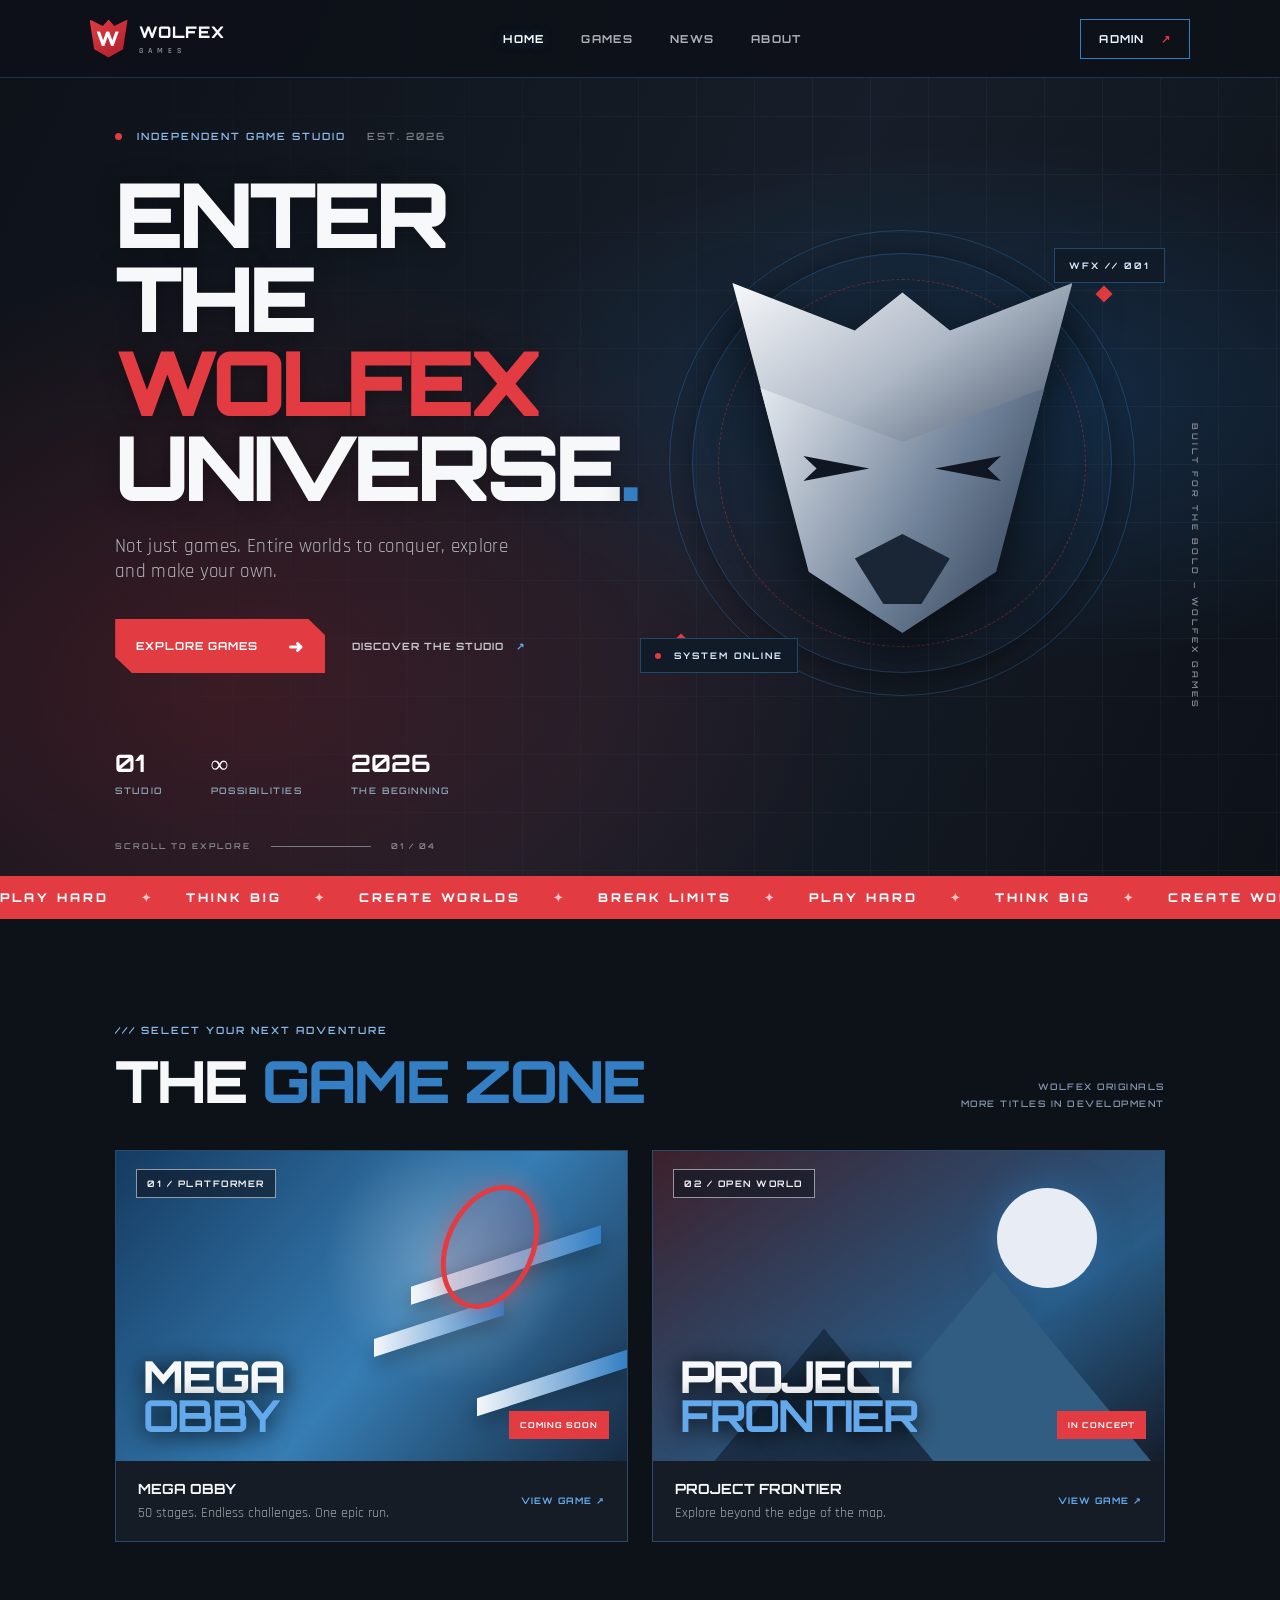
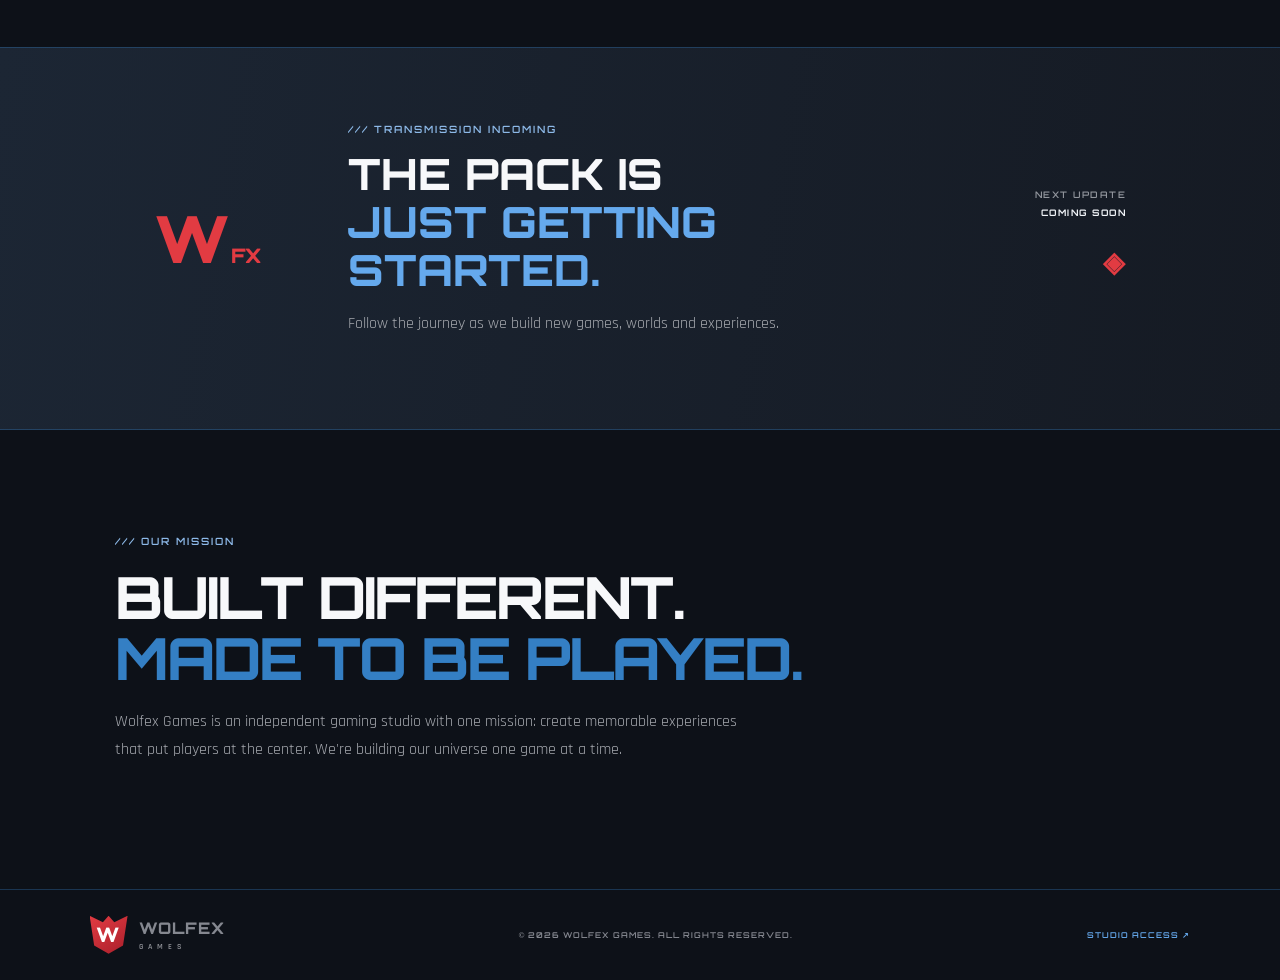
<file: index.html>
<!DOCTYPE html>
<html lang="en">
<head>
<meta charset="UTF-8"><meta name="viewport" content="width=device-width,initial-scale=1">
<meta name="theme-color" content="#0d1118"><title>WOLFEX GAMES — Play Beyond Limits</title>
<link rel="preconnect" href="https://fonts.googleapis.com"><link rel="preconnect" href="https://fonts.gstatic.com" crossorigin>
<link href="https://fonts.googleapis.com/css2?family=Orbitron:wght@400;500;600;700;800;900&family=Rajdhani:wght@400;500;600;700&display=swap" rel="stylesheet">
<link rel="stylesheet" href="styles.css">
</head>
<body>
<div class="scanlines"></div><div class="noise"></div>
<header class="nav">
 <a class="logo" href="#"><span class="wolf-icon">W</span><span>WOLFEX<small>GAMES</small></span></a>
 <nav><a class="active" href="#home">HOME</a><a href="#games">GAMES</a><a href="#news">NEWS</a><a href="#about">ABOUT</a></nav>
 <a class="admin" href="admin.html">ADMIN <b>↗</b></a>
</header>
<main>
<section class="hero" id="home">
 <div class="hero-bg"></div><div class="hero-grid"></div>
 <div class="hero-content">
  <div class="overline"><i></i> INDEPENDENT GAME STUDIO <span>EST. 2026</span></div>
  <h1>ENTER THE<br><em>WOLFEX</em><br>UNIVERSE<span class="period">.</span></h1>
  <p class="hero-desc">Not just games. Entire worlds to conquer, explore and make your own.</p>
  <div class="hero-buttons"><a href="#games" class="btn-main">EXPLORE GAMES <b>➜</b></a><a href="#about" class="btn-ghost">DISCOVER THE STUDIO <span>↗</span></a></div>
  <div class="hero-stats"><div><strong>01</strong><small>STUDIO</small></div><div><strong>∞</strong><small>POSSIBILITIES</small></div><div><strong>2026</strong><small>THE BEGINNING</small></div></div>
 </div>
 <div class="hero-visual">
  <div class="hex hex1"></div><div class="hex hex2"></div><div class="energy-ring"></div>
  <div class="wolf-art"><div class="wolf-ears"></div><div class="wolf-face"><div class="eye eye-left"></div><div class="eye eye-right"></div><div class="muzzle"></div></div></div>
  <div class="visual-label label-a">WFX // 001</div><div class="visual-label label-b"><span></span> SYSTEM ONLINE</div>
  <div class="vertical-text">BUILT FOR THE BOLD — WOLFEX GAMES</div>
 </div>
 <div class="hero-bottom"><span>SCROLL TO EXPLORE</span><div class="scroll-line"></div><span>01 / 04</span></div>
</section>
<div class="ticker"><div>PLAY HARD <b>✦</b> THINK BIG <b>✦</b> CREATE WORLDS <b>✦</b> BREAK LIMITS <b>✦</b> PLAY HARD <b>✦</b> THINK BIG <b>✦</b> CREATE WORLDS <b>✦</b> BREAK LIMITS <b>✦</b></div></div>
<section class="games section" id="games">
 <div class="section-top"><div><div class="kicker">/// SELECT YOUR NEXT ADVENTURE</div><h2>THE <span>GAME ZONE</span></h2></div><div class="section-note">WOLFEX ORIGINALS<br>MORE TITLES IN DEVELOPMENT</div></div>
 <div class="games-grid">
  <article class="game-card">
   <div class="game-image obby"><div class="game-label">01 / PLATFORMER</div><div class="obby-world"><div class="platform p1"></div><div class="platform p2"></div><div class="platform p3"></div><div class="portal"></div></div><div class="image-title">MEGA<br><b>OBBY</b></div><div class="coming">COMING SOON</div></div>
   <div class="card-bottom"><div><h3>MEGA OBBY</h3><p>50 stages. Endless challenges. One epic run.</p></div><a class="arrow" href="mega-obby.html" aria-label="View Mega Obby">VIEW GAME ↗</a></div>
  </article>
  <article class="game-card">
   <div class="game-image frontier"><div class="game-label">02 / OPEN WORLD</div><div class="moon"></div><div class="mountain m1"></div><div class="mountain m2"></div><div class="image-title">PROJECT<br><b>FRONTIER</b></div><div class="coming">IN CONCEPT</div></div>
   <div class="card-bottom"><div><h3>PROJECT FRONTIER</h3><p>Explore beyond the edge of the map.</p></div><a class="arrow" href="project-frontier.html" aria-label="View Project Frontier">VIEW GAME ↗</a></div>
  </article>
 </div>
</section>
<section class="feature" id="news"><div class="feature-mark">W<span>FX</span></div><div><div class="kicker">/// TRANSMISSION INCOMING</div><h2>THE PACK IS<br><span>JUST GETTING STARTED.</span></h2><p>Follow the journey as we build new games, worlds and experiences.</p></div><div class="feature-side">NEXT UPDATE<br><b>COMING SOON</b><i>◈</i></div></section>
<section class="about section" id="about"><div class="kicker">/// OUR MISSION</div><h2>BUILT DIFFERENT.<br><span>MADE TO BE PLAYED.</span></h2><p>Wolfex Games is an independent gaming studio with one mission: create memorable experiences that put players at the center. We're building our universe one game at a time.</p></section>
</main>
<footer><a class="logo" href="#"><span class="wolf-icon">W</span><span>WOLFEX<small>GAMES</small></span></a><span>© <b id="year"></b> WOLFEX GAMES. ALL RIGHTS RESERVED.</span><a href="admin.html">STUDIO ACCESS ↗</a></footer>
<script src="script.js"></script>
</body></html>
</file>
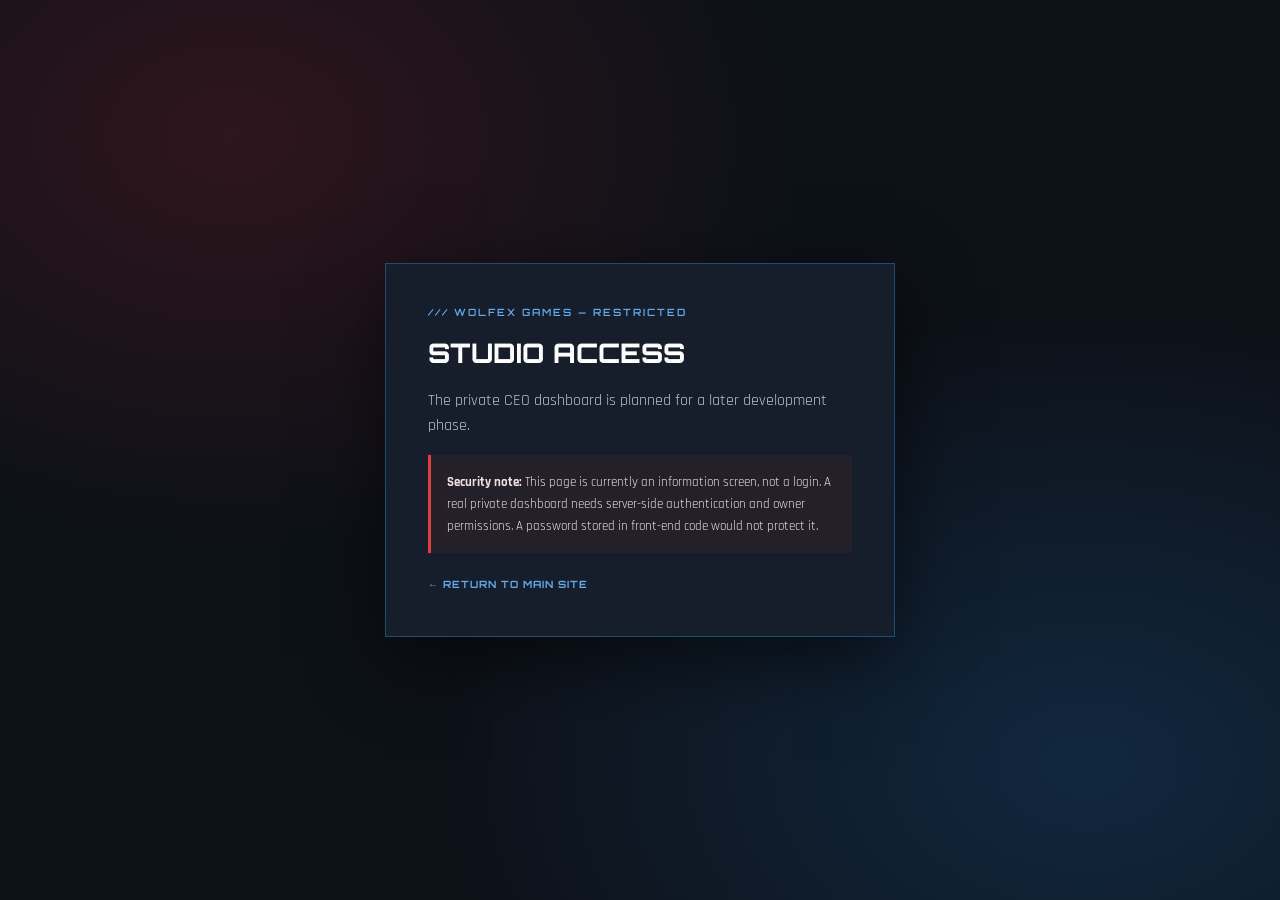
<file: admin.html>
<!doctype html><html lang="en"><head><meta charset="UTF-8"><meta name="viewport" content="width=device-width,initial-scale=1"><meta name="theme-color" content="#0d1118"><title>Wolfex Games — Studio Access</title><link rel="preconnect" href="https://fonts.googleapis.com"><link href="https://fonts.googleapis.com/css2?family=Orbitron:wght@400;500;600;700;800&family=Rajdhani:wght@400;500;600;700&display=swap" rel="stylesheet"><link rel="stylesheet" href="styles.css"><style>body{min-height:100vh;display:grid;place-items:center;background:radial-gradient(ellipse at 18% 15%,#8d202944,transparent 38%),radial-gradient(ellipse at 85% 85%,#174a7a66,transparent 42%),#0d1118}.panel{width:min(510px,91%);padding:clamp(25px,5vw,42px);background:#151e2a;border:1px solid #347fc477;box-shadow:0 22px 70px #0008}.panel h1{font:800 27px Orbitron;color:#fff}.panel p{color:#b7c2d0;font-size:16px;line-height:1.6}.warning{padding:16px;border-left:3px solid #e23b42;background:#24202a;color:#f0dfe2;font-size:13px;line-height:1.7}.back{display:inline-block;margin-top:25px;color:#65a9ed;font:700 10px Orbitron;letter-spacing:1px}.kicker{color:#65a9ed}</style></head><body><main class="panel"><div class="kicker">/// WOLFEX GAMES — RESTRICTED</div><h1>STUDIO ACCESS</h1><p>The private CEO dashboard is planned for a later development phase.</p><div class="warning"><b>Security note:</b> This page is currently an information screen, not a login. A real private dashboard needs server-side authentication and owner permissions. A password stored in front-end code would not protect it.</div><a class="back" href="index.html">← RETURN TO MAIN SITE</a></main></body></html>
</file>
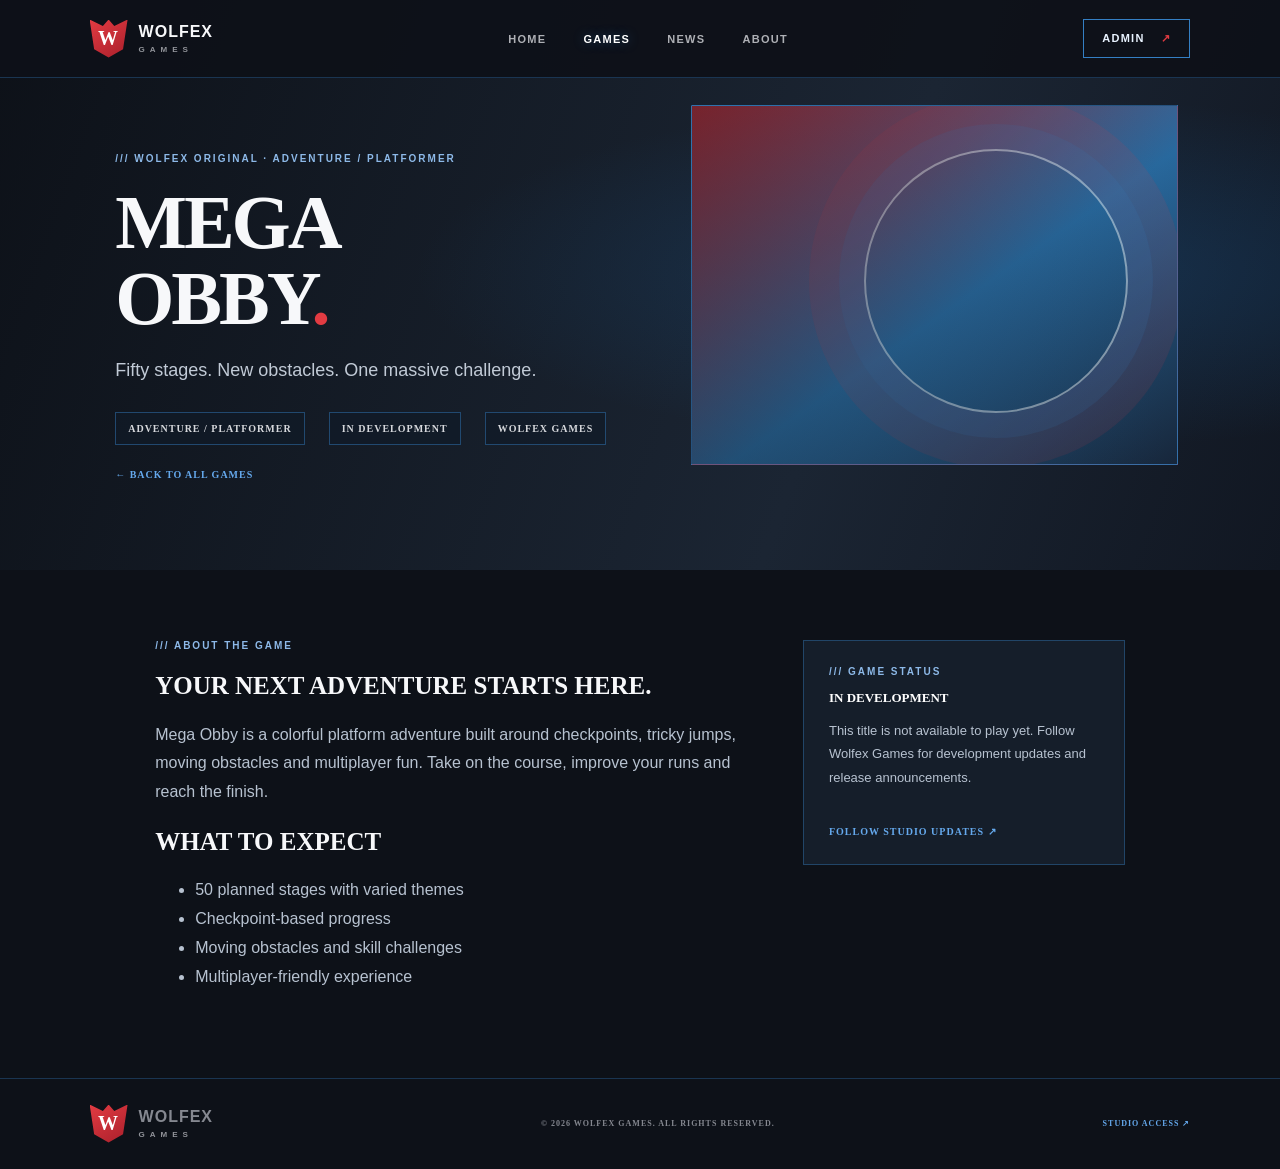
<file: mega-obby.html>
<!doctype html><html lang="en"><head><meta charset="utf-8"><meta name="viewport" content="width=device-width,initial-scale=1"><meta name="theme-color" content="#0d1118"><title>Mega Obby — Wolfex Games</title><link rel="stylesheet" href="styles.css"></head><body>
<header class="nav"><a class="logo" href="index.html"><span class="wolf-icon">W</span><span>WOLFEX<small>GAMES</small></span></a><nav><a href="index.html#home">HOME</a><a class="active" href="index.html#games">GAMES</a><a href="index.html#news">NEWS</a><a href="index.html#about">ABOUT</a></nav><a class="admin" href="admin.html">ADMIN <b>↗</b></a></header>
<main><section class="game-detail-hero"><div class="detail-copy"><div class="kicker">/// WOLFEX ORIGINAL · ADVENTURE / PLATFORMER</div><h1>MEGA<br>OBBY<span>.</span></h1><p>Fifty stages. New obstacles. One massive challenge.</p><div class="detail-meta"><span>ADVENTURE / PLATFORMER</span><span>IN DEVELOPMENT</span><span>WOLFEX GAMES</span></div><a class="back-link" href="index.html#games">← BACK TO ALL GAMES</a></div><div class="detail-art "></div></section>
<section class="detail-content"><div><div class="kicker">/// ABOUT THE GAME</div><h2>YOUR NEXT ADVENTURE STARTS HERE.</h2><p>Mega Obby is a colorful platform adventure built around checkpoints, tricky jumps, moving obstacles and multiplayer fun. Take on the course, improve your runs and reach the finish.</p><h2>WHAT TO EXPECT</h2><ul><li>50 planned stages with varied themes</li><li>Checkpoint-based progress</li><li>Moving obstacles and skill challenges</li><li>Multiplayer-friendly experience</li></ul></div><aside class="detail-box"><div class="kicker">/// GAME STATUS</div><h3>IN DEVELOPMENT</h3><p>This title is not available to play yet. Follow Wolfex Games for development updates and release announcements.</p><a class="back-link" href="index.html#news">FOLLOW STUDIO UPDATES ↗</a></aside></section></main>
<footer><a class="logo" href="index.html"><span class="wolf-icon">W</span><span>WOLFEX<small>GAMES</small></span></a><span>© <b id="year"></b> WOLFEX GAMES. ALL RIGHTS RESERVED.</span><a href="admin.html">STUDIO ACCESS ↗</a></footer><script src="script.js"></script></body></html>
</file>
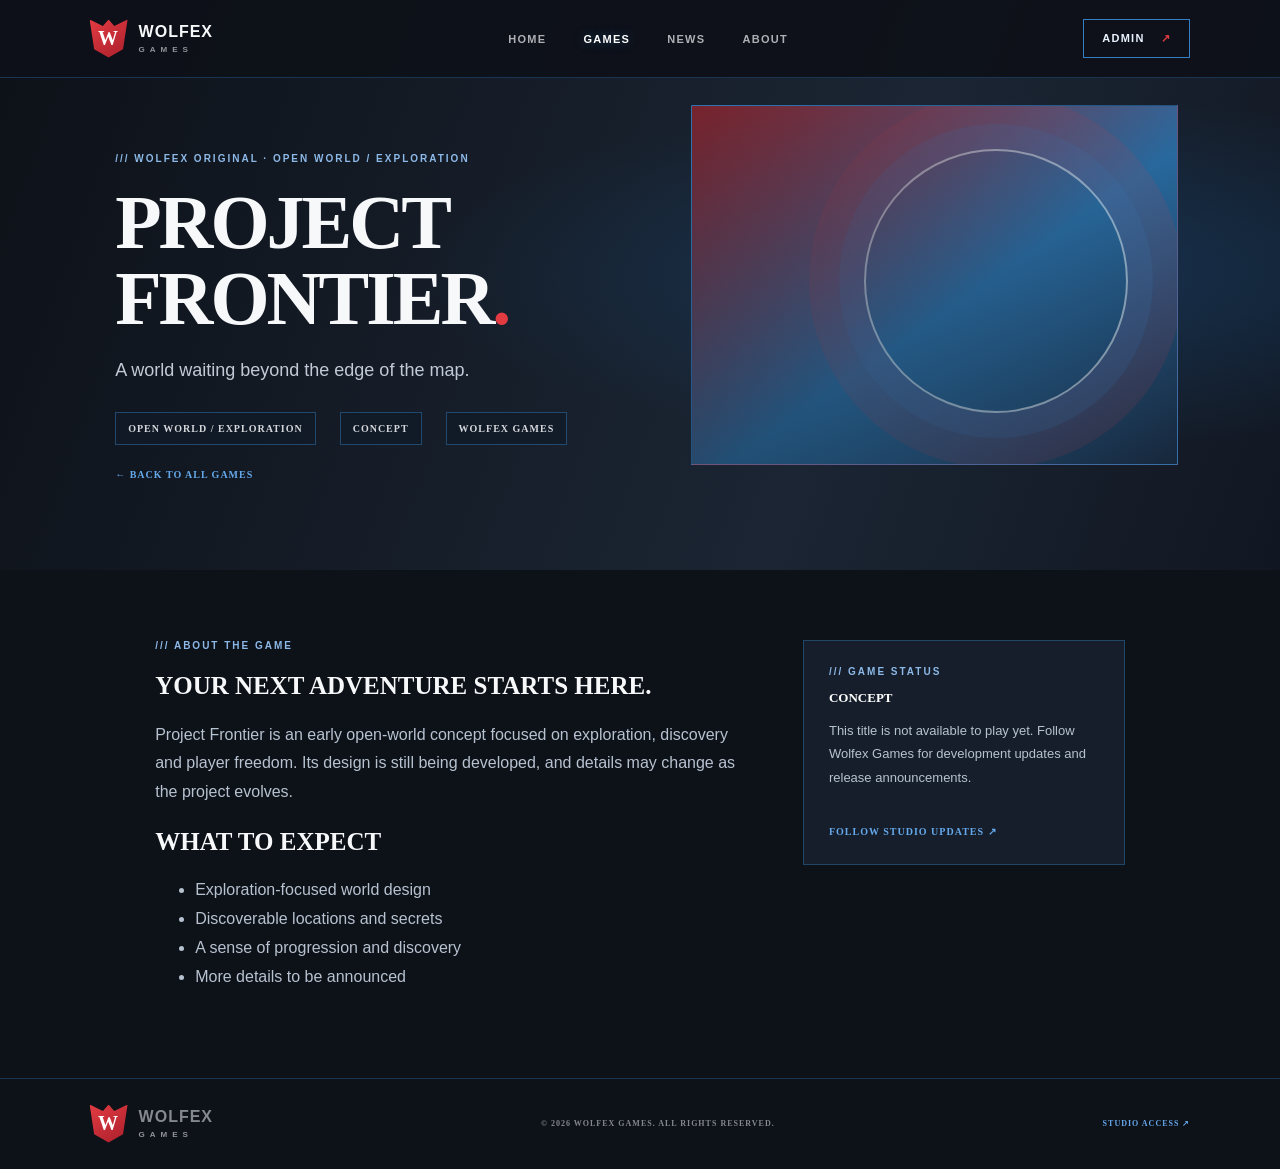
<file: project-frontier.html>
<!doctype html><html lang="en"><head><meta charset="utf-8"><meta name="viewport" content="width=device-width,initial-scale=1"><meta name="theme-color" content="#0d1118"><title>Project Frontier — Wolfex Games</title><link rel="stylesheet" href="styles.css"></head><body>
<header class="nav"><a class="logo" href="index.html"><span class="wolf-icon">W</span><span>WOLFEX<small>GAMES</small></span></a><nav><a href="index.html#home">HOME</a><a class="active" href="index.html#games">GAMES</a><a href="index.html#news">NEWS</a><a href="index.html#about">ABOUT</a></nav><a class="admin" href="admin.html">ADMIN <b>↗</b></a></header>
<main><section class="game-detail-hero"><div class="detail-copy"><div class="kicker">/// WOLFEX ORIGINAL · OPEN WORLD / EXPLORATION</div><h1>PROJECT<br>FRONTIER<span>.</span></h1><p>A world waiting beyond the edge of the map.</p><div class="detail-meta"><span>OPEN WORLD / EXPLORATION</span><span>CONCEPT</span><span>WOLFEX GAMES</span></div><a class="back-link" href="index.html#games">← BACK TO ALL GAMES</a></div><div class="detail-art "></div></section>
<section class="detail-content"><div><div class="kicker">/// ABOUT THE GAME</div><h2>YOUR NEXT ADVENTURE STARTS HERE.</h2><p>Project Frontier is an early open-world concept focused on exploration, discovery and player freedom. Its design is still being developed, and details may change as the project evolves.</p><h2>WHAT TO EXPECT</h2><ul><li>Exploration-focused world design</li><li>Discoverable locations and secrets</li><li>A sense of progression and discovery</li><li>More details to be announced</li></ul></div><aside class="detail-box"><div class="kicker">/// GAME STATUS</div><h3>CONCEPT</h3><p>This title is not available to play yet. Follow Wolfex Games for development updates and release announcements.</p><a class="back-link" href="index.html#news">FOLLOW STUDIO UPDATES ↗</a></aside></section></main>
<footer><a class="logo" href="index.html"><span class="wolf-icon">W</span><span>WOLFEX<small>GAMES</small></span></a><span>© <b id="year"></b> WOLFEX GAMES. ALL RIGHTS RESERVED.</span><a href="admin.html">STUDIO ACCESS ↗</a></footer><script src="script.js"></script></body></html>
</file>
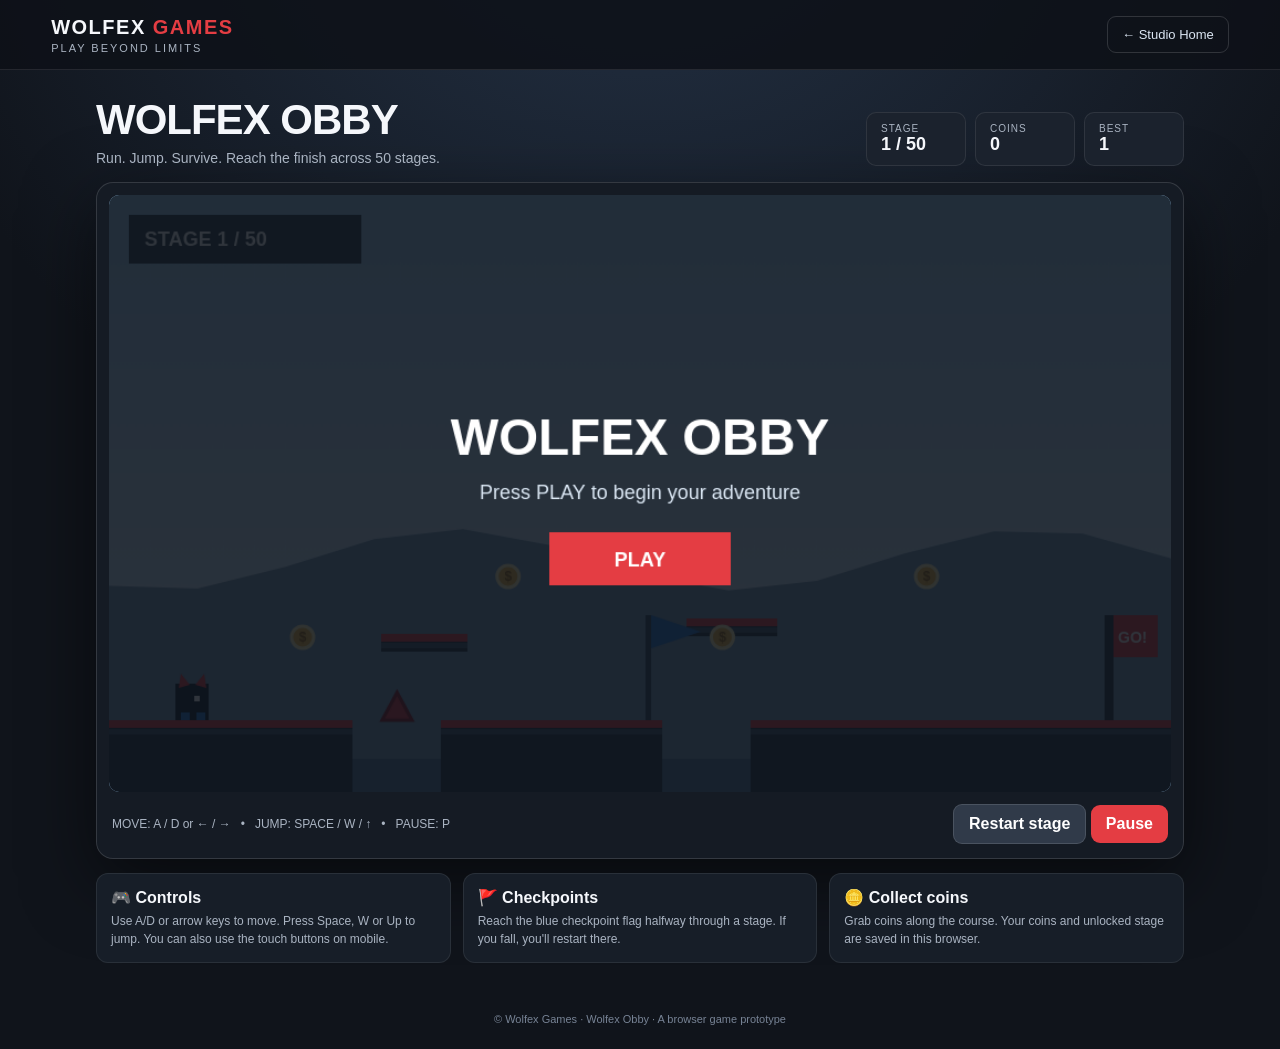
<file: wolfex-obby.html>
<!DOCTYPE html>
<html lang="en">
<head>
<meta charset="UTF-8">
<meta name="viewport" content="width=device-width, initial-scale=1.0">
<meta name="theme-color" content="#11151d">
<title>Wolfex Obby | Wolfex Games</title>
<style>
:root{--bg:#10141b;--panel:#1b222d;--red:#e43d43;--blue:#2878d0;--white:#f5f7fb;--muted:#aab4c2}
*{box-sizing:border-box}body{margin:0;background:radial-gradient(circle at 50% -20%,#26354a 0,#10141b 55%);color:var(--white);font-family:Inter,Segoe UI,Arial,sans-serif;min-height:100vh}
header{height:70px;display:flex;align-items:center;justify-content:space-between;padding:0 clamp(16px,4vw,54px);border-bottom:1px solid #ffffff18;background:#0d1118dd}
.brand{font-weight:900;letter-spacing:1.5px;font-size:20px}.brand span{color:var(--red)}.tag{font-size:11px;color:var(--muted);letter-spacing:2px;margin-top:3px}
header a{color:#dce6f3;text-decoration:none;font-size:13px;border:1px solid #ffffff25;padding:10px 14px;border-radius:9px}
main{max-width:1120px;margin:26px auto;padding:0 16px}
.intro{display:flex;justify-content:space-between;align-items:end;gap:16px;margin-bottom:16px;flex-wrap:wrap}
h1{font-size:clamp(28px,4vw,42px);margin:0 0 6px;letter-spacing:-1px}.intro p{margin:0;color:var(--muted);font-size:14px}
.stats{display:flex;gap:9px;flex-wrap:wrap}.stat{background:#1b222d;border:1px solid #ffffff16;padding:10px 14px;border-radius:10px;min-width:100px}.stat small{display:block;color:var(--muted);font-size:10px;text-transform:uppercase;letter-spacing:1px}.stat strong{font-size:18px}
.game-shell{background:#151b24;border:1px solid #ffffff22;border-radius:17px;padding:12px;box-shadow:0 22px 70px #0008}
canvas{display:block;width:100%;height:auto;aspect-ratio:16/9;background:#9bc5e9;border-radius:10px;image-rendering:crisp-edges;touch-action:none}
.toolbar{display:flex;justify-content:space-between;align-items:center;gap:10px;flex-wrap:wrap;padding:12px 3px 2px}.controls-hint{color:var(--muted);font-size:12px}
button{font:inherit;cursor:pointer;border:0;border-radius:9px;padding:10px 15px;font-weight:800;color:white;background:var(--blue)}button:hover{filter:brightness(1.12)}button.secondary{background:#303a49;border:1px solid #ffffff20}button.red{background:var(--red)}
.help{display:grid;grid-template-columns:repeat(3,1fr);gap:12px;margin-top:14px}.help article{background:#171e28;border:1px solid #ffffff14;border-radius:12px;padding:14px}.help b{display:block;margin-bottom:5px}.help p{margin:0;color:var(--muted);font-size:12px;line-height:1.5}
.mobile-controls{display:none;justify-content:center;gap:12px;margin-top:12px}.mobile-controls button{width:70px;height:54px;font-size:20px;background:#263548;border:1px solid #ffffff30;touch-action:none}
footer{text-align:center;color:#778395;font-size:11px;padding:24px}
@media(max-width:650px){.help{grid-template-columns:1fr}.mobile-controls{display:flex}.controls-hint{font-size:11px}}
</style>
</head>
<body>
<header><div><div class="brand">WOLFEX <span>GAMES</span></div><div class="tag">PLAY BEYOND LIMITS</div></div><a href="index.html">← Studio Home</a></header>
<main>
  <section class="intro"><div><h1>WOLFEX OBBY</h1><p>Run. Jump. Survive. Reach the finish across 50 stages.</p></div>
  <div class="stats"><div class="stat"><small>Stage</small><strong id="stageText">1 / 50</strong></div><div class="stat"><small>Coins</small><strong id="coinText">0</strong></div><div class="stat"><small>Best</small><strong id="bestText">1</strong></div></div></section>
  <section class="game-shell">
    <canvas id="game" width="960" height="540" aria-label="Wolfex Obby game area"></canvas>
    <div class="toolbar"><span class="controls-hint">MOVE: A / D or ← / → &nbsp; • &nbsp; JUMP: SPACE / W / ↑ &nbsp; • &nbsp; PAUSE: P</span><div><button class="secondary" id="restartBtn">Restart stage</button> <button class="red" id="pauseBtn">Pause</button></div></div>
  </section>
  <div class="mobile-controls"><button id="leftBtn" aria-label="Move left">◀</button><button id="jumpBtn" aria-label="Jump">▲</button><button id="rightBtn" aria-label="Move right">▶</button></div>
  <section class="help"><article><b>🎮 Controls</b><p>Use A/D or arrow keys to move. Press Space, W or Up to jump. You can also use the touch buttons on mobile.</p></article><article><b>🚩 Checkpoints</b><p>Reach the blue checkpoint flag halfway through a stage. If you fall, you'll restart there.</p></article><article><b>🪙 Collect coins</b><p>Grab coins along the course. Your coins and unlocked stage are saved in this browser.</p></article></section>
</main>
<footer>© Wolfex Games · Wolfex Obby · A browser game prototype</footer>
<script>
(() => {
const canvas=document.getElementById('game'),ctx=canvas.getContext('2d');
const W=960,H=540,GROUND=475,MAX=50;
const $=id=>document.getElementById(id);
let stage=1,coins=0,best=1,paused=false,started=false,won=false,checkpointX=60,checkpointActive=false;
try{stage=Math.max(1,Math.min(MAX,Number(localStorage.getItem('wolfexObbyStage'))||1));best=stage;coins=Number(localStorage.getItem('wolfexObbyCoins'))||0;}catch(e){}
const player={x:60,y:GROUND-42,w:30,h:42,vx:0,vy:0,onGround:false,face:1};
let platforms=[],spikes=[],gems=[],movers=[],flagX=485,finishX=900,keys={},touch={left:false,right:false,jump:false},frame=0;
function rand(n){let x=Math.sin(n*127.1+stage*311.7)*43758.5453;return x-Math.floor(x)}
function makeLevel(){
 platforms=[{x:0,y:GROUND,w:220,h:65},{x:300,y:GROUND,w:220,h:65},{x:600,y:GROUND,w:360,h:65}];
 spikes=[];gems=[];movers=[];checkpointX=485;checkpointActive=false;flagX=485;finishX=900;
 // Stage difficulty rises gradually, while preserving a reachable route.
 const difficulty=Math.min(1,(stage-1)/49);
 const gap=80+Math.floor(difficulty*24);
 platforms[0].w=220-Math.floor(difficulty*15);
 platforms[1].x=platforms[0].x+platforms[0].w+gap;
 platforms[1].w=200-Math.floor(difficulty*10);
 platforms[2].x=platforms[1].x+platforms[1].w+gap;
 platforms[2].w=960-platforms[2].x;
 // Stepping stones bridge each gap.
 platforms.push({x:platforms[0].x+platforms[0].w+26,y:GROUND-78,w:78,h:16});
 platforms.push({x:platforms[1].x+platforms[1].w+22,y:GROUND-92,w:82,h:16});
 // Additional raised ledges.
 if(stage>=3) platforms.push({x:650,y:GROUND-125-Math.floor(difficulty*20),w:92,h:16});
 if(stage>=7) platforms.push({x:355,y:GROUND-145,w:82,h:16});
 const spikeCount=Math.min(7,1+Math.floor(stage/8));
 for(let i=0;i<spikeCount;i++){
   let x=245+i*92+rand(i+stage)*18;
   if(x>850)x=820;
   spikes.push({x,y:GROUND-25,w:27,h:25});
 }
 const gemCount=4;
 for(let i=0;i<gemCount;i++){
   let x=155+i*190+rand(i+stage*2)*25;
   let y=GROUND-75-(i%2)*55;
   gems.push({x,y,r:10,taken:false});
 }
 if(stage>=5)movers.push({x:690,y:GROUND-155,w:64,h:14,base:690,range:80,speed:.018+stage*.00012,phase:stage});
 player.x=60;player.y=GROUND-player.h;player.vx=0;player.vy=0;player.onGround=false;player.face=1;
 updateHUD();draw();
}
function updateHUD(){$('stageText').textContent=stage+' / '+MAX;$('coinText').textContent=coins;$('bestText').textContent=best;}
function save(){try{localStorage.setItem('wolfexObbyStage',String(Math.max(stage,best)));localStorage.setItem('wolfexObbyCoins',String(coins));}catch(e){}}
function rects(a,b){return a.x<b.x+b.w&&a.x+a.w>b.x&&a.y<b.y+b.h&&a.y+a.h>b.y}
function resetAtCheckpoint(){player.x=checkpointActive?checkpointX+15:60;player.y=GROUND-player.h;player.vx=0;player.vy=0;}
function nextStage(){
 if(stage>=MAX){won=true;paused=true;save();draw();return;}
 stage++;best=Math.max(best,stage);save();makeLevel();checkpointActive=false;
}
function update(){
 if(paused||!started||won)return;
 frame++;
 const left=keys.ArrowLeft||keys.a||keys.A||touch.left,right=keys.ArrowRight||keys.d||keys.D||touch.right,jump=keys[' ']||keys.ArrowUp||keys.w||keys.W||touch.jump;
 const accel=.72, max=5.2;
 if(left){player.vx=Math.max(-max,player.vx-accel);player.face=-1}
 if(right){player.vx=Math.min(max,player.vx+accel);player.face=1}
 if(!left&&!right)player.vx*=.78;
 if(jump&&player.onGround){player.vy=-13.3;player.onGround=false}
 player.vy+=.62;if(player.vy>14)player.vy=14;
 player.x+=player.vx;
 player.x=Math.max(0,Math.min(W-player.w,player.x));
 const oldY=player.y;player.y+=player.vy;player.onGround=false;
 for(const p of platforms){
  if(player.x+player.w>p.x&&player.x<p.x+p.w&&oldY+player.h<=p.y+4&&player.y+player.h>=p.y&&player.vy>=0){
   player.y=p.y-player.h;player.vy=0;player.onGround=true;
  }
 }
 for(const m of movers){m.x=m.base+Math.sin(frame*m.speed+m.phase)*m.range;if(rects(player,m)){if(player.vy>0&&oldY+player.h<=m.y+8){player.y=m.y-player.h;player.vy=0;player.onGround=true}else resetAtCheckpoint();}}
 for(const s of spikes){if(rects(player,{x:s.x+5,y:s.y+8,w:s.w-10,h:s.h-8}))resetAtCheckpoint();}
 for(const g of gems){if(!g.taken&&Math.hypot(player.x+player.w/2-g.x,player.y+player.h/2-g.y)<27){g.taken=true;coins++;updateHUD();save();}}
 if(!checkpointActive&&player.x+player.w>flagX){checkpointActive=true;checkpointX=flagX; }
 if(player.y>H+30)resetAtCheckpoint();
 if(player.x+player.w>=finishX){nextStage();}
}
function draw(){
 const sky=ctx.createLinearGradient(0,0,0,H);sky.addColorStop(0,'#9dc9ee');sky.addColorStop(1,'#e8f3fb');ctx.fillStyle=sky;ctx.fillRect(0,0,W,H);
 // distant hills
 ctx.fillStyle='#789bb8';ctx.beginPath();ctx.moveTo(0,380);for(let x=0;x<=W;x+=80)ctx.lineTo(x,330+Math.sin(x*.012+stage)*28);ctx.lineTo(W,H);ctx.lineTo(0,H);ctx.fill();
 ctx.fillStyle='#557a9a';ctx.fillRect(0,GROUND+35,W,H-GROUND);
 // platforms
 for(const p of platforms){ctx.fillStyle='#263443';ctx.fillRect(p.x,p.y,p.w,p.h);ctx.fillStyle='#e43d43';ctx.fillRect(p.x,p.y,p.w,7);ctx.fillStyle='#42566d';ctx.fillRect(p.x,p.y+8,p.w,5);}
 // spikes
 for(const s of spikes){ctx.fillStyle='#d93640';ctx.beginPath();ctx.moveTo(s.x,s.y+s.h);ctx.lineTo(s.x+s.w/2,s.y);ctx.lineTo(s.x+s.w,s.y+s.h);ctx.closePath();ctx.fill();ctx.strokeStyle='#8e1e29';ctx.stroke();}
 // movers
 for(const m of movers){ctx.fillStyle='#2878d0';ctx.fillRect(m.x,m.y,m.w,m.h);ctx.fillStyle='#cde8ff';ctx.fillRect(m.x+5,m.y+3,m.w-10,3);}
 // coins
 for(const g of gems){if(g.taken)continue;ctx.fillStyle='#f5b942';ctx.beginPath();ctx.arc(g.x,g.y,10,0,Math.PI*2);ctx.fill();ctx.strokeStyle='#fff1b8';ctx.lineWidth=3;ctx.stroke();ctx.fillStyle='#9c6413';ctx.font='bold 12px Arial';ctx.textAlign='center';ctx.fillText('$',g.x,g.y+4);}
 // checkpoint flag
 ctx.fillStyle='#34485e';ctx.fillRect(flagX,GROUND-95,5,95);ctx.fillStyle=checkpointActive?'#e43d43':'#2878d0';ctx.beginPath();ctx.moveTo(flagX+5,GROUND-95);ctx.lineTo(flagX+50,GROUND-80);ctx.lineTo(flagX+5,GROUND-65);ctx.fill();
 // finish gate
 ctx.fillStyle='#263443';ctx.fillRect(finishX,GROUND-95,8,95);ctx.fillStyle='#e43d43';ctx.fillRect(finishX+8,GROUND-95,40,38);ctx.fillStyle='#fff';ctx.font='bold 14px Arial';ctx.textAlign='left';ctx.fillText('GO!',finishX+12,GROUND-70);
 // player wolf-ish avatar
 ctx.fillStyle='#17212e';ctx.fillRect(player.x,player.y+9,player.w,player.h-9);
 ctx.fillStyle='#e43d43';ctx.beginPath();ctx.moveTo(player.x+3,player.y+13);ctx.lineTo(player.x+5,player.y);ctx.lineTo(player.x+13,player.y+10);ctx.fill();ctx.beginPath();ctx.moveTo(player.x+18,player.y+10);ctx.lineTo(player.x+26,player.y);ctx.lineTo(player.x+28,player.y+13);ctx.fill();
 ctx.fillStyle='#fff';ctx.fillRect(player.x+(player.face===1?17:7),player.y+20,5,5);
 ctx.fillStyle='#2878d0';ctx.fillRect(player.x+5,player.y+player.h-7,8,7);ctx.fillRect(player.x+19,player.y+player.h-7,8,7);
 // HUD overlay
 ctx.fillStyle='#101820cc';ctx.fillRect(18,18,210,44);ctx.fillStyle='#fff';ctx.font='bold 18px Arial';ctx.textAlign='left';ctx.fillText('STAGE '+stage+' / '+MAX,32,46);
 if(!started||paused||won){ctx.fillStyle='#0c121bd9';ctx.fillRect(0,0,W,H);ctx.textAlign='center';ctx.fillStyle='#fff';ctx.font='900 46px Arial';ctx.fillText(won?'YOU BEAT WOLFEX OBBY!':(!started?'WOLFEX OBBY':'PAUSED'),W/2,H/2-35);ctx.font='18px Arial';ctx.fillStyle='#dce8f5';ctx.fillText(won?'All 50 stages complete. Legendary run!':(!started?'Press PLAY to begin your adventure':'Press P or Resume to continue'),W/2,H/2+5);ctx.fillStyle='#e43d43';ctx.fillRect(W/2-82,H/2+35,164,48);ctx.fillStyle='#fff';ctx.font='bold 18px Arial';ctx.fillText(won?'PLAY AGAIN':(!started?'PLAY':'RESUME'),W/2,H/2+66);}
}
function loop(){update();draw();requestAnimationFrame(loop)}
function start(){if(won){stage=1;best=Math.max(best,1);won=false;coins=0;save();makeLevel();}started=true;paused=false;}
canvas.addEventListener('click',e=>{if(!started||paused||won){const r=canvas.getBoundingClientRect(),x=(e.clientX-r.left)*W/r.width,y=(e.clientY-r.top)*H/r.height;if(x>W/2-100&&x<W/2+100&&y>H/2+20&&y<H/2+100)start();}});
$('pauseBtn').onclick=()=>{if(started&&!won)paused=!paused;$('pauseBtn').textContent=paused?'Resume':'Pause';};
$('restartBtn').onclick=()=>{resetAtCheckpoint();if(!started)start();};
window.addEventListener('keydown',e=>{keys[e.key]=true;if([' ','ArrowUp','ArrowDown','ArrowLeft','ArrowRight'].includes(e.key))e.preventDefault();if(e.key.toLowerCase()==='p'&&started&&!won){paused=!paused;$('pauseBtn').textContent=paused?'Resume':'Pause';}});
window.addEventListener('keyup',e=>keys[e.key]=false);
function bindHold(id,key){const el=$(id);el.addEventListener('pointerdown',e=>{e.preventDefault();touch[key]=true;el.setPointerCapture(e.pointerId)});['pointerup','pointercancel','lostpointercapture'].forEach(ev=>el.addEventListener(ev,()=>touch[key]=false));}
bindHold('leftBtn','left');bindHold('rightBtn','right');bindHold('jumpBtn','jump');
makeLevel();loop();
})();
</script>
</body></html>
</file>
<file: styles.css>
*{box-sizing:border-box}html{scroll-behavior:smooth}body{margin:0;background:#101114;color:#f2f2f2;font-family:Rajdhani,Arial,sans-serif;overflow-x:hidden}a{color:inherit;text-decoration:none}.scanlines,.noise{display:none}.nav{height:78px;display:flex;align-items:center;justify-content:space-between;padding:0 7%;position:absolute;top:0;left:0;width:100%;z-index:5;border-bottom:1px solid #ffffff18;background:#101114e8}.logo{display:flex;align-items:center;gap:11px;font:800 16px Orbitron,sans-serif;letter-spacing:1px}.logo small{display:block;font:600 8px Rajdhani,sans-serif;letter-spacing:5px;color:#92949a;margin-top:4px}.wolf-icon{width:38px;height:38px;display:grid;place-items:center;background:#e5e7eb;color:#17181b;clip-path:polygon(0 0,35% 17%,50% 0,65% 17%,100% 0,88% 78%,50% 100%,12% 78%);font:900 20px Orbitron}.nav nav{display:flex;gap:37px}.nav nav a,.admin{font:700 11px Orbitron,sans-serif;letter-spacing:1.3px;color:#aeb0b5;transition:.2s}.nav nav a:hover,.nav nav .active{color:#fff}.admin{border:1px solid #55585f;padding:12px 18px;color:#eee}.admin b{color:#c5c8ce;margin-left:12px}.hero{min-height:760px;position:relative;display:grid;grid-template-columns:1fr 1fr;align-items:center;padding:130px 9% 80px;overflow:hidden}.hero-bg{position:absolute;inset:0;background:radial-gradient(ellipse at 76% 48%,#35383f88 0,transparent 39%),radial-gradient(ellipse at 18% 80%,#24262b66 0,transparent 45%),linear-gradient(115deg,#101114,#17191e 55%,#101114)}.hero-grid{position:absolute;inset:0;opacity:.08;background-image:linear-gradient(#c4c7cc 1px,transparent 1px),linear-gradient(90deg,#c4c7cc 1px,transparent 1px);background-size:58px 58px;mask-image:linear-gradient(90deg,transparent,#000 65%)}.hero-content{position:relative;z-index:2}.overline,.kicker{font:600 10px Orbitron,sans-serif;letter-spacing:2px;color:#c3c6cc}.overline i{display:inline-block;width:7px;height:7px;background:#b9bdc5;border-radius:50%;margin-right:10px}.overline span{color:#777b83;margin-left:16px}.hero h1{font:900 clamp(54px,7vw,96px)/.94 Orbitron,sans-serif;letter-spacing:-5px;margin:30px 0 25px;text-shadow:0 0 25px #0005}.hero h1 em{font-style:normal;color:#d8dbe0}.period{color:#fff}.hero-desc{font-size:19px;letter-spacing:.3px;color:#b3b5ba;max-width:410px;line-height:1.35}.hero-buttons{display:flex;gap:27px;align-items:center;margin-top:34px}.btn-main{display:inline-flex;gap:30px;align-items:center;padding:16px 21px;background:#e6e7e9;color:#151619;box-shadow:0 8px 20px #0005;font:700 11px Orbitron;letter-spacing:1px;clip-path:polygon(0 0,92% 0,100% 30%,100% 100%,8% 100%,0 70%);transition:.2s}.btn-main:hover{background:#fff;transform:translateY(-3px)}.btn-main b{font-size:18px}.btn-ghost{font:700 10px Orbitron;letter-spacing:1px;color:#c5c7cb}.btn-ghost span{color:#fff;margin-left:8px}.hero-stats{display:flex;gap:48px;margin-top:75px}.hero-stats div{display:flex;flex-direction:column}.hero-stats strong{font:700 24px Orbitron;color:#fff}.hero-stats small{font:600 9px Orbitron;letter-spacing:1.6px;color:#858890;margin-top:7px}.hero-visual{height:500px;position:relative;display:grid;place-items:center;z-index:1}.wolf-art{position:relative;width:340px;height:360px;filter:drop-shadow(0 14px 25px #0009);animation:levitate 5s ease-in-out infinite}.wolf-ears{position:absolute;top:0;left:0;width:100%;height:190px;background:linear-gradient(145deg,#e6e7e9,#8d929b 48%,#34373d);clip-path:polygon(0 0,36% 25%,50% 5%,64% 25%,100% 0,85% 100%,15% 100%)}.wolf-face{position:absolute;top:105px;left:28px;width:284px;height:245px;background:linear-gradient(120deg,#c9ccd1,#737983 55%,#292c32);clip-path:polygon(0 0,50% 22%,100% 0,83% 75%,50% 100%,17% 75%)}.eye{position:absolute;top:68px;width:66px;height:25px;background:#22252a;clip-path:polygon(0 0,100% 50%,0 100%,20% 50%)}.eye-left{left:43px}.eye-right{right:43px;transform:scaleX(-1)}.muzzle{position:absolute;bottom:29px;left:50%;transform:translateX(-50%);width:95px;height:70px;background:#292c32;clip-path:polygon(50% 0,100% 35%,70% 100%,30% 100%,0 35%)}.energy-ring{position:absolute;width:420px;height:420px;border:1px solid #ffffff30;border-radius:50%;box-shadow:inset 0 0 45px #ffffff0b,0 0 25px #0005}.energy-ring:before,.energy-ring:after{content:"";position:absolute;inset:25px;border:1px dashed #ffffff30;border-radius:50%;animation:spin 30s linear infinite}.energy-ring:after{inset:-24px;border-style:solid;border-color:#ffffff20;animation-direction:reverse}.hex{position:absolute;width:12px;height:12px;background:#c7cbd1;transform:rotate(45deg)}.hex1{top:75px;right:55px}.hex2{bottom:65px;left:35px}.visual-label{position:absolute;font:700 9px Orbitron;letter-spacing:2px;color:#d7d9dd;border:1px solid #ffffff40;background:#17191e;padding:11px 14px}.label-a{top:35px;right:0}.label-b{bottom:40px;left:0}.label-b span{display:inline-block;width:6px;height:6px;background:#aeb4bc;border-radius:50%;margin-right:8px}.vertical-text{position:absolute;right:-35px;top:42%;writing-mode:vertical-rl;font:600 8px Orbitron;letter-spacing:3px;color:#858890}.hero-bottom{position:absolute;bottom:25px;left:9%;right:9%;display:flex;align-items:center;gap:20px;font:600 8px Orbitron;letter-spacing:2px;color:#858890}.scroll-line{height:1px;background:#777b83;flex:1;max-width:100px}.ticker{overflow:hidden;background:#dfe1e4;color:#17191d;padding:14px 0;white-space:nowrap;position:relative;z-index:2}.ticker div{font:800 12px Orbitron;letter-spacing:3px;color:#25272c;animation:marquee 30s linear infinite}.ticker b{margin:0 25px;color:#777b83}.section{padding:105px 9%;max-width:1600px;margin:auto}.section-top{display:flex;justify-content:space-between;align-items:end;margin-bottom:38px}.section-top h2,.about h2{font:800 clamp(35px,5vw,58px)/1.05 Orbitron;margin:15px 0 0;letter-spacing:-2px}.section-top h2 span,.about h2 span{color:#bfc2c8}.section-note{font:600 9px/1.9 Orbitron;letter-spacing:1.5px;color:#858890;text-align:right}.games-grid{display:grid;grid-template-columns:1fr 1fr;gap:24px}.game-card{background:#191b20;border:1px solid #34373e;transition:.3s}.game-card:hover{transform:translateY(-6px);border-color:#aeb2ba;box-shadow:0 12px 35px #0005}.game-image{height:310px;position:relative;overflow:hidden}.obby{background:linear-gradient(130deg,#253b48,#526b78 55%,#17232c)}.frontier{background:linear-gradient(145deg,#192b3a,#52606a 65%,#171d25)}.game-label{position:absolute;top:18px;left:20px;font:700 9px Orbitron;letter-spacing:1.5px;color:#f0f1f2;border:1px solid #ffffff66;padding:8px 10px;z-index:2}.image-title{position:absolute;left:27px;bottom:25px;font:800 44px/.9 Orbitron;letter-spacing:-2px;text-shadow:0 3px 22px #000;z-index:2}.image-title b{color:#d9dce0}.coming{position:absolute;right:18px;bottom:22px;font:700 8px Orbitron;letter-spacing:1px;color:#17191d;background:#e1e3e6;padding:9px 11px;z-index:3}.obby-world{position:absolute;inset:0;background:radial-gradient(circle at 65% 36%,#d9e0e455,transparent 32%)}.platform{position:absolute;height:18px;background:linear-gradient(90deg,#c3ccd1,#526d7a);transform:skewY(-18deg);box-shadow:0 8px 20px #0005}.p1{width:190px;right:5%;top:34%}.p2{width:130px;right:24%;top:54%}.p3{width:150px;right:0;top:72%}.portal{position:absolute;right:18%;top:10%;width:90px;height:130px;border:5px solid #d9e0e5;border-radius:50%;transform:rotate(25deg);box-shadow:0 0 20px #d9e0e555;background:#dce2e522}.moon{position:absolute;right:13%;top:12%;width:100px;height:100px;border-radius:50%;background:#d2d5d9;box-shadow:0 0 35px #fff4}.mountain{position:absolute;bottom:-40px;width:0;height:0;border-left:190px solid transparent;border-right:190px solid transparent;border-bottom:230px solid #43515c}.m1{right:-20px}.m2{right:150px;border-bottom-color:#29343e;transform:scale(.75);transform-origin:bottom}.card-bottom{padding:19px 22px;display:flex;justify-content:space-between;align-items:center}.card-bottom h3{font:700 14px Orbitron;margin:0 0 7px}.card-bottom p{margin:0;color:#a2a5ab;font-size:14px}.arrow{font-size:22px;color:#d4d7dc}.feature{padding:75px 12%;background:linear-gradient(100deg,#24262b,#17191e);border-top:1px solid #41444b;border-bottom:1px solid #41444b;display:grid;grid-template-columns:.5fr 1.7fr .7fr;align-items:center;gap:40px}.feature-mark{font:900 65px Orbitron;color:#d3d6db}.feature-mark span{font-size:20px}.feature h2{font:800 clamp(25px,3.6vw,43px)/1.12 Orbitron;margin:15px 0}.feature h2 span{color:#bfc3ca}.feature p,.about p{color:#a6a9af;line-height:1.7;font-size:16px;max-width:540px}.feature-side{font:600 9px/2 Orbitron;letter-spacing:1.5px;color:#92969d;text-align:right}.feature-side b{color:#e0e2e5}.feature-side i{display:block;font-size:28px;color:#c4c7cc;font-style:normal;margin-top:12px}.about{padding-top:105px;padding-bottom:110px}.about h2{margin:20px 0}.about p{max-width:630px}footer{border-top:1px solid #ffffff18;padding:26px 7%;display:flex;justify-content:space-between;align-items:center;color:#858890;font:600 8px Orbitron;letter-spacing:1px}footer>a:last-child{color:#d0d3d8}@keyframes levitate{50%{transform:translateY(-13px) rotate(1deg)}}@keyframes spin{to{transform:rotate(360deg)}}@keyframes marquee{to{transform:translateX(-50%)}}@media(max-width:850px){.nav{padding:0 5%}.nav nav{gap:15px}.nav nav a{font-size:9px}.hero{grid-template-columns:1fr;padding:130px 7% 75px}.hero-content{z-index:3}.hero-visual{position:absolute;right:-80px;top:160px;opacity:.36;width:55%;transform:scale(.85)}.hero h1{font-size:clamp(54px,10vw,80px)}.hero-stats{margin-top:50px}.section{padding:75px 7%}.feature{padding:60px 8%;grid-template-columns:.4fr 1.6fr}.feature-side{display:none}}@media(max-width:600px){.nav{height:68px}.nav nav{display:none}.admin{padding:10px 12px}.hero{min-height:700px;padding-top:130px}.hero-visual{right:-145px;top:210px;transform:scale(.75);opacity:.25}.hero h1{letter-spacing:-3px}.hero-desc{max-width:320px}.hero-buttons{gap:15px;flex-wrap:wrap}.btn-main{padding:14px 16px}.hero-stats{gap:25px}.hero-stats strong{font-size:19px}.section-top{display:block}.section-note{text-align:left;margin-top:17px}.games-grid{grid-template-columns:1fr}.game-image{height:250px}.feature{grid-template-columns:1fr;gap:15px}.feature-mark{font-size:45px}.feature h2{font-size:28px}footer{gap:18px;flex-wrap:wrap}footer>span{order:3;width:100%}}
/* Dedicated game pages */
.game-detail-hero{min-height:570px;padding:145px 9% 80px;position:relative;overflow:hidden;display:flex;align-items:center;background:linear-gradient(110deg,#101114,#20242a 65%,#111317)}
.detail-copy{position:relative;z-index:2;max-width:650px}.detail-copy h1{font:900 clamp(42px,6vw,76px)/1 Orbitron;margin:20px 0;letter-spacing:-3px}.detail-copy h1 span{color:#c3c7cd}.detail-copy p{max-width:520px;color:#b2b5bb;font-size:18px;line-height:1.6}.detail-art{position:absolute;right:8%;top:50%;transform:translateY(-50%);width:38%;height:360px;border:1px solid #ffffff22;background:linear-gradient(145deg,#3b4b56,#1a2026);overflow:hidden}.detail-art:before{content:"";position:absolute;width:260px;height:260px;border:2px solid #ffffff55;border-radius:50%;right:10%;top:12%;box-shadow:0 0 0 25px #ffffff0b,0 0 0 55px #ffffff08}.detail-art:after{content:"";position:absolute;inset:0;background:linear-gradient(90deg,#11131755,transparent)}.detail-meta{display:flex;gap:24px;flex-wrap:wrap;margin-top:28px;color:#d6d8dc;font:700 10px Orbitron;letter-spacing:1px}.detail-meta span{border:1px solid #ffffff30;padding:10px 12px}.detail-content{max-width:1200px;margin:auto;padding:70px 9%;display:grid;grid-template-columns:1.3fr .7fr;gap:50px}.detail-content h2{font:800 25px Orbitron}.detail-content p,.detail-content li{color:#aeb1b7;line-height:1.8;font-size:16px}.detail-box{padding:25px;background:#191b20;border:1px solid #3a3d44;height:max-content}.detail-box h3{font:700 13px Orbitron}.detail-box p{font-size:13px}.back-link{display:inline-block;margin-top:24px;color:#e0e2e6;font:700 10px Orbitron;letter-spacing:1px}.arrow{font:700 9px Orbitron;letter-spacing:1px;color:#e1e3e6}.arrow:hover{color:#fff}
@media(max-width:700px){.detail-art{right:-20%;opacity:.28;width:70%}.game-detail-hero{padding:130px 7% 70px}.detail-content{grid-template-columns:1fr;padding:55px 7%}}

/* WOLFEX GAMES — red / black / white / blue brand palette */
:root{--wx-red:#e23b42;--wx-blue:#347fc4;--wx-white:#f7f8fa;--wx-muted:#aeb6c2;--wx-panel:#171c24}
body{background:#0d1118;color:var(--wx-white)}
.nav{background:#0d1118ed;border-bottom-color:#347fc455}
.wolf-icon{background:linear-gradient(145deg,var(--wx-red),#a91f2b);color:#fff;clip-path:polygon(0 0,35% 17%,50% 0,65% 17%,100% 0,88% 78%,50% 100%,12% 78%)}
.nav nav a:hover,.nav nav .active{color:#fff;text-shadow:0 0 12px #347fc477}
.admin{border-color:#347fc4;color:#e9f3ff}.admin b{color:var(--wx-red)}
.hero-bg{background:radial-gradient(ellipse at 78% 46%,#174a7a66 0,transparent 39%),radial-gradient(ellipse at 18% 78%,#8c202955 0,transparent 43%),linear-gradient(115deg,#0d1118,#171e29 55%,#0d1118)}
.hero-grid{background-image:linear-gradient(#7ba7d4 1px,transparent 1px),linear-gradient(90deg,#7ba7d4 1px,transparent 1px);opacity:.055}
.overline,.kicker{color:#8db9e8}.overline i{background:var(--wx-red)}
.hero h1 em,.section-top h2 span,.about h2 span,.detail-copy h1 span{color:var(--wx-red)}
.period{color:var(--wx-blue)}
.btn-main{background:var(--wx-red);color:#fff;box-shadow:0 8px 24px #a51e2b55}.btn-main:hover{background:#f04c53}
.btn-ghost span{color:#65a9ed}.hero-stats strong{color:#fff}.hero-stats small{color:#8ea0b5}
.wolf-ears{background:linear-gradient(145deg,#f7f8fa,#aeb8c6 48%,#35465b)}
.wolf-face{background:linear-gradient(120deg,#e5e9ef,#71839a 55%,#27384d)}
.eye{background:#101722}.muzzle{background:#1a2635}
.energy-ring{border-color:#347fc455;box-shadow:inset 0 0 45px #347fc411,0 0 25px #0005}
.energy-ring:before{border-color:#e23b4266}.energy-ring:after{border-color:#347fc455}
.hex{background:var(--wx-red)}.visual-label{color:#d9eaff;border-color:#347fc477;background:#111a27}.label-b span{background:var(--wx-red)}
.ticker{background:var(--wx-red);color:#fff}.ticker div{color:#fff}.ticker b{color:#ffc4c7}
.section-top h2 span,.about h2 span{color:var(--wx-blue)}
.section-note{color:#8294aa}
.game-card{background:#151c26;border-color:#2c4a69}.game-card:hover{border-color:var(--wx-red);box-shadow:0 12px 35px #0008}
.obby{background:linear-gradient(130deg,#153b61,#367db4 55%,#172b43)}
.frontier{background:linear-gradient(145deg,#3d202b,#285b86 65%,#141d2b)}
.platform{background:linear-gradient(90deg,#f4f7fb,#347fc4)}
.portal{border-color:#e23b42;box-shadow:0 0 24px #e23b4266;background:#e23b4222}
.moon{background:#e8edf5;box-shadow:0 0 35px #347fc477}
.mountain{border-bottom-color:#315d82}.m2{border-bottom-color:#1b3047}
.game-label{border-color:#ffffff88;background:#10172299}
.image-title b{color:#65a9ed}.coming{background:var(--wx-red);color:#fff}
.arrow{color:#65a9ed}.arrow:hover{color:#fff}
.feature{background:linear-gradient(100deg,#1c2634,#151a23);border-color:#347fc455}
.feature-mark{color:var(--wx-red)}.feature h2 span{color:#65a9ed}.feature-side b{color:#f2f5f9}.feature-side i{color:var(--wx-red)}
footer{border-top-color:#347fc455}footer>a:last-child{color:#65a9ed}
.game-detail-hero{background:radial-gradient(ellipse at 80% 48%,#174a7a77,transparent 42%),linear-gradient(110deg,#0d1118,#1b2533 65%,#111722)}
.detail-copy h1 span{color:var(--wx-red)}.detail-copy p{color:#c1cad6}
.detail-art{border-color:#347fc477;background:linear-gradient(145deg,#a92b37,#28699e 55%,#17263a)}
.detail-art:before{border-color:#ffffff77;box-shadow:0 0 0 25px #347fc422,0 0 0 55px #e23b421c}
.detail-meta span{border-color:#347fc477;background:#101a28aa}
.detail-content p,.detail-content li{color:#b7c2d0}.detail-box{background:#151e2a;border-color:#347fc466}.detail-box h3{color:#fff}.back-link{color:#65a9ed}
@media(max-width:700px){.detail-art{background:linear-gradient(145deg,#a92b37,#28699e 55%,#17263a)}}
</file>
